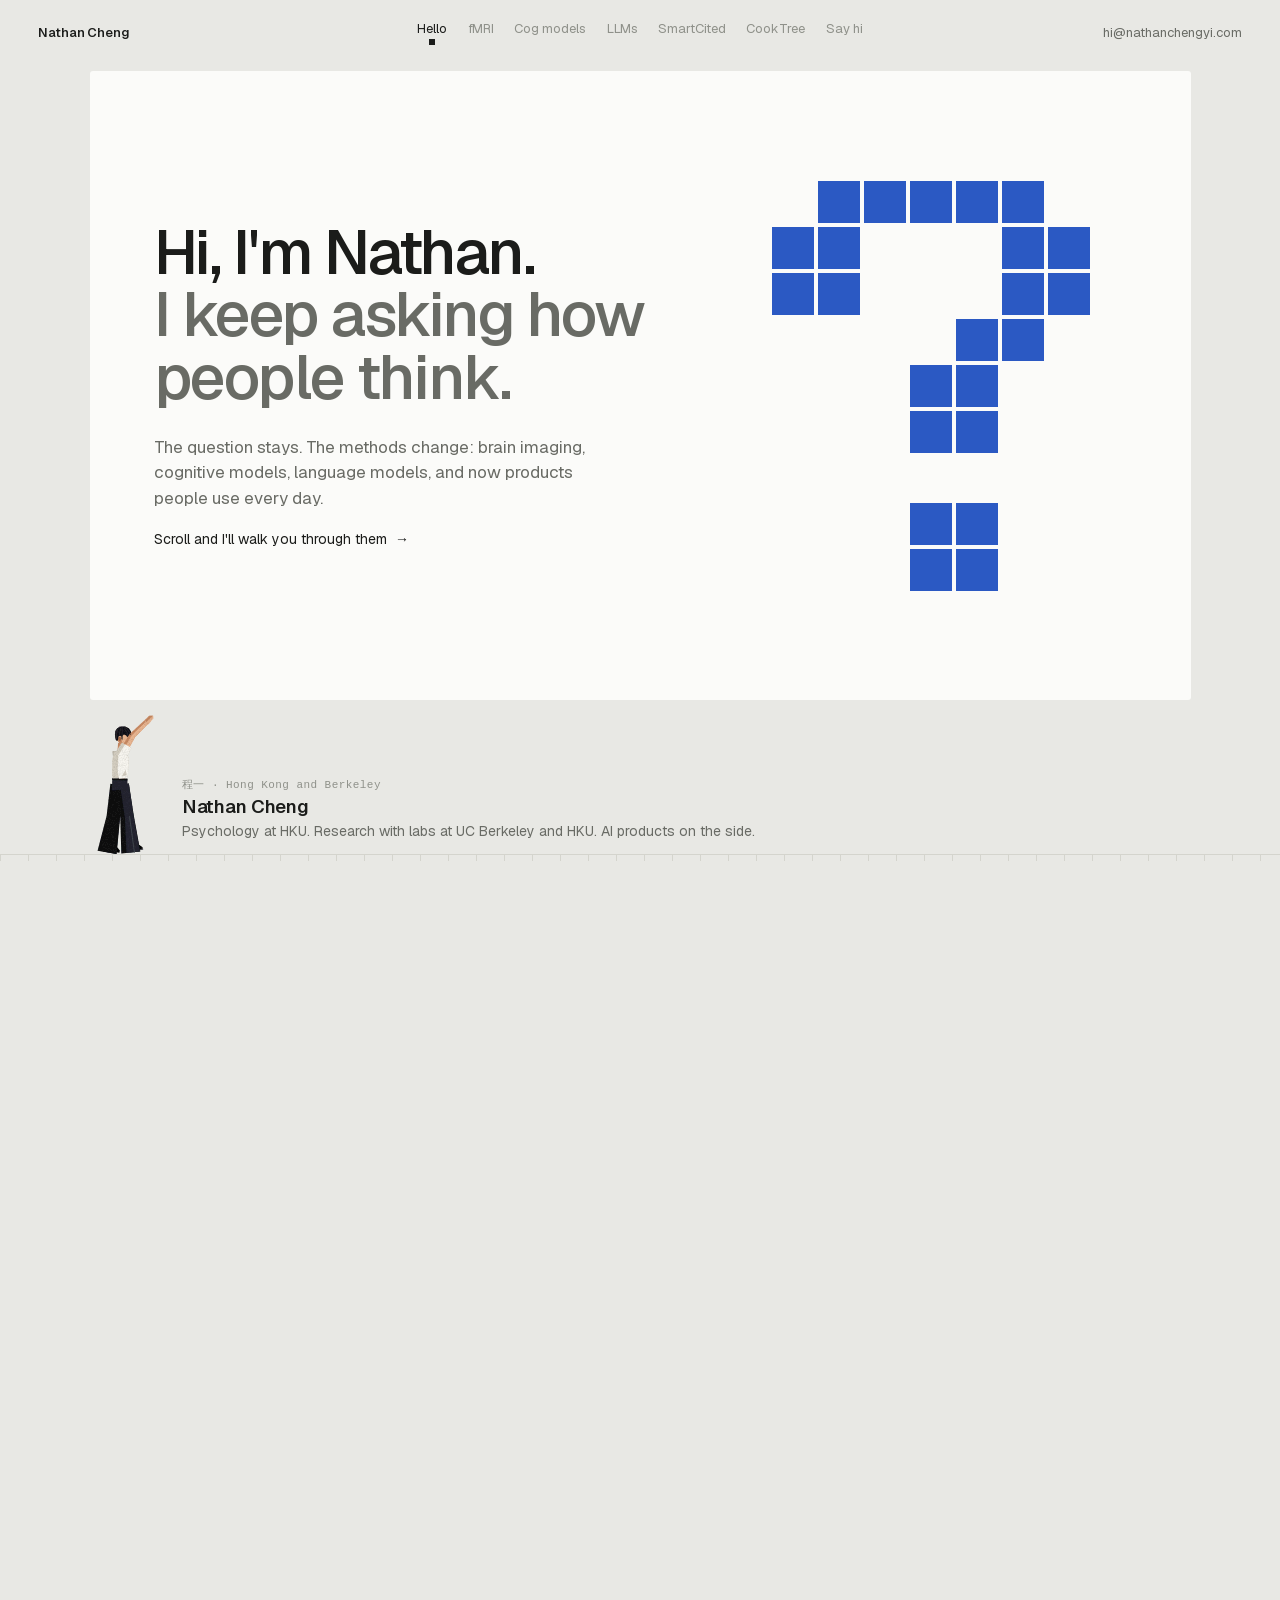
<file: index.html>
<!doctype html>
<html lang="en" data-art="illustrated">
  <head>
    <meta charset="utf-8">
    <meta name="viewport" content="width=device-width, initial-scale=1">
    <meta name="description" content="Nathan Cheng keeps asking how people think. Walk through his research and products, and try each one.">
    <meta name="theme-color" content="#e8e8e4">
    <link rel="icon" href="assets/favicon.svg" type="image/svg+xml">
    <meta property="og:type" content="website">
    <meta property="og:url" content="https://nathanchengyi.com/">
    <meta property="og:title" content="Nathan Cheng">
    <meta property="og:description" content="Nathan Cheng keeps asking how people think. Walk through his research and products, and try each one.">
    <meta name="twitter:card" content="summary">
    <title>Nathan Cheng</title>
    <link rel="preload" href="assets/geist-latin.woff2" as="font" type="font/woff2" crossorigin>
    <link rel="preload" href="assets/nathan-illustrated.svg" as="image" type="image/svg+xml">
    <link rel="stylesheet" href="site.css">
    <script type="module" src="site.js"></script>
  </head>
  <body>
    <a class="skip-link" href="#hello">Skip to content</a>
    <header class="topbar">
      <a class="wordmark" href="#hello">Nathan Cheng</a>
      <nav class="scrubber" aria-label="Scenes">
        <a href="#hello" data-scene="0">Hello</a>
        <a href="#asd" data-scene="1">fMRI</a>
        <a href="#sbi" data-scene="2">Cog models</a>
        <a href="#llm" data-scene="3">LLMs</a>
        <a href="#smartcited" data-scene="4">SmartCited</a>
        <a href="#cooktree" data-scene="5">CookTree</a>
        <a href="#say-hi" data-scene="6">Say hi</a>
        <span class="scrubber-mark" aria-hidden="true"></span>
      </nav>
      <a class="topbar-mail" href="mailto:hi@nathanchengyi.com">hi@nathanchengyi.com</a>
    </header>

    <main class="track" id="track">
      <div class="stage">
        <div class="cards">

          <section class="card intro-card" id="hello" data-scene="intro" aria-labelledby="hello-title">
            <div class="frame">
              <div class="intro-copy">
                <h1 id="hello-title"><span>Hi, I'm Nathan.</span> <span>I keep asking how people think.</span></h1>
                <p>The question stays. The methods change: brain imaging, cognitive models, language models, and now products people use every day.</p>
                <p class="intro-hint"><span class="hint-track">Scroll and I'll walk you through them</span><span class="hint-stack">Scroll down to see them</span> <span aria-hidden="true" class="hint-arrow">→</span></p>
              </div>
              <div class="question-field" aria-hidden="true"><canvas></canvas></div>
            </div>
            <footer class="caption">
              <span class="actor card-actor" aria-hidden="true"></span>
              <div>
                <p class="kicker"><span lang="zh">程一</span> · Hong Kong and Berkeley</p>
                <h2>Nathan Cheng</h2>
                <p>Psychology at HKU. Research with labs at UC Berkeley and HKU. AI products on the side.</p>
              </div>
            </footer>
          </section>

          <section class="card" id="asd" data-scene="asd" aria-labelledby="asd-title">
            <div class="frame split">
              <div class="copy">
                <h3>Two kinds of difference.</h3>
                <p>Brain connectivity in autism, 2,608 people aged 5 to 64. Drag me along the age axis.</p>
                <svg class="brain-defs" aria-hidden="true" focusable="false">
                  <defs>
                    <clipPath id="brain-clip"><path d="M12 50C6 36 12 18 30 10C46 3 70 3 86 9C102 15 113 28 112 42C111 52 104 58 95 59C92 64 85 67 78 65L70 64C64 70 52 72 44 68C36 70 26 68 20 62C15 58 13 54 12 50Z"/></clipPath>
                    <symbol id="brain" viewBox="0 0 120 86">
                      <path class="brain-base" d="M71 60L69 84H78L81 60Z"/>
                      <ellipse class="brain-base" cx="91" cy="66" rx="13" ry="8"/>
                      <g clip-path="url(#brain-clip)">
                        <path class="brain-front" d="M0 0H57L52 45L34 49L0 62Z"/>
                        <path class="brain-front" d="M30 51C46 44 64 41 82 42L100 62L28 76Z"/>
                        <path class="brain-back" d="M57 0H120V64H100L82 42L62 43L52 45Z"/>
                        <path class="brain-sulci" d="M57 4L52 45M66 5L62 43M34 49C48 44 64 41 82 42M20 30C28 26 36 28 42 24M24 42C30 38 38 40 44 36M80 20C88 24 96 22 104 28M84 34C92 36 98 34 106 40M48 58C56 56 62 58 70 55"/>
                      </g>
                      <path class="brain-outline" d="M12 50C6 36 12 18 30 10C46 3 70 3 86 9C102 15 113 28 112 42C111 52 104 58 95 59C92 64 85 67 78 65L70 64C64 70 52 72 44 68C36 70 26 68 20 62C15 58 13 54 12 50Z"/>
                    </symbol>
                  </defs>
                </svg>
                <ul class="legend">
                  <li><svg class="brain-icon persistent" viewBox="0 0 120 86" role="img" aria-label="Back and top of the brain highlighted"><use href="#brain"/></svg><div><strong>Persistent</strong><span>Sensory and motor: visual cortex, precuneus, postcentral gyrus.</span></div></li>
                  <li><svg class="brain-icon catchup" viewBox="0 0 120 86" role="img" aria-label="Front and side of the brain highlighted"><use href="#brain"/></svg><div><strong>Catches up by adulthood</strong><span>Association: frontal and temporal cortex.</span></div></li>
                </ul>
                <p class="note">Dots are age windows from Table S8, filled when p &lt; .05 (uncorrected). Each age is a different group of people.</p>
              </div>
              <figure class="age-figure">
                <div class="age-head">
                  <span class="axis-name">Connectivity, autism vs. typical (t)</span>
                  <span class="age-stats" id="asd-stats" aria-live="polite"></span>
                </div>
                <div class="age-plot" id="asd-plot">
                  <svg role="img" aria-labelledby="asd-chart-title asd-chart-desc">
                    <title id="asd-chart-title">Connectivity difference between autistic and typically developing people by age window, for two clusters of brain regions</title>
                    <desc id="asd-chart-desc">Data from Li et al. (2026), PNAS, SI Table S8. The sensory and motor cluster stays below typical from age 6 into the twenties; the association cluster is below typical in childhood and close to typical from about 18 on.</desc>
                  </svg>
                </div>
                <div class="age-rail">
                  <span class="rail-line" aria-hidden="true"></span>
                  <span class="rail-break" aria-hidden="true"></span>
                  <span class="rail-ticks" aria-hidden="true"></span>
                  <span class="rail-grip" aria-hidden="true">
                    <span class="actor rail-actor"></span>
                    <span class="rail-readout"><output id="asd-age-out" for="asd-age">20</output> years</span>
                  </span>
                  <label class="sr-only" for="asd-age">Age</label>
                  <input id="asd-age" type="range" min="0" max="1000" step="5" value="560">
                </div>
              </figure>
            </div>
            <footer class="caption">
              <span class="actor card-actor" aria-hidden="true"></span>
              <div>
                <p class="kicker">Jan 2025 to May 2026</p>
                <h2 id="asd-title">Published in <em>PNAS</em>, third author</h2>
                <p>HKU NeuroLeaD Lab with Prof. Fan Cao. I built the lab's first HPC pipeline for fMRI preprocessing, ran it on about 3,200 subjects, and drafted parts of the Methods.</p>
              </div>
              <a class="caption-link" href="https://doi.org/10.1073/pnas.2617358123" target="_blank" rel="noopener noreferrer">Paper <span aria-hidden="true">↗</span></a>
            </footer>
          </section>

          <section class="card" id="sbi" data-scene="sbi" aria-labelledby="sbi-title">
            <div class="frame split">
              <div class="copy">
                <h3>Read a mind from its choices.</h3>
                <p>A simulated learner matched six images to three keys. Turn the dials until your curve follows its dashed line.</p>
                <div class="dials">
                  <label><span>Learning rate <i>α</i><output id="alpha-out">0.50</output></span><input id="alpha" type="range" min="0.2" max="0.8" step="0.01" value="0.5"></label>
                  <label><span>Consistency <i>β</i><output id="beta-out">10.0</output></span><input id="beta" type="range" min="4" max="16" step="0.1" value="10"></label>
                  <label><span>Forgetting <i>φ</i><output id="phi-out">0.10</output></span><input id="phi" type="range" min="0" max="0.4" step="0.01" value="0.1"></label>
                  <label><span>Stickiness <i>κ</i><output id="kappa-out">0.00</output></span><input id="kappa" type="range" min="-1" max="1" step="0.01" value="0"></label>
                </div>
                <div class="button-row">
                  <button type="button" class="button primary" id="sbi-reveal">Reveal the parameters</button>
                  <button type="button" class="button" id="sbi-new">New learner</button>
                </div>
              </div>
              <figure class="sbi-figure">
                <div class="figure-head"><span>Correct choices</span><strong id="sbi-match" aria-live="polite">Match 0%</strong></div>
                <div class="sbi-plot" id="sbi-plot">
                  <svg role="img" aria-labelledby="sbi-chart-title" aria-describedby="sbi-chart-desc">
                    <title id="sbi-chart-title">A test learner's accuracy by presentation, against your simulated learner</title>
                    <desc id="sbi-chart-desc"></desc>
                  </svg>
                  <div class="sbi-legend" aria-hidden="true"><span class="key-target" id="sbi-key-target">Test learner</span><span class="key-yours">Your learner</span><span class="key-network" hidden>My network</span></div>
                </div>
                <div class="reveal" id="sbi-reveal-panel" aria-live="polite">
                  <p class="reveal-hint">Then reveal the truth and what my network inferred.</p>
                  <table class="reveal-table" hidden>
                    <thead><tr><th scope="col"><span class="sr-only">Source</span></th><th scope="col">α</th><th scope="col">β</th><th scope="col">φ</th><th scope="col">κ</th><th scope="col">Fit</th></tr></thead>
                    <tbody></tbody>
                  </table>
                </div>
                <p class="note">On 500 test learners the network recovers α, β, φ, κ at r = .81, .79, .89, .98. Preliminary, for reference only.</p>
              </figure>
            </div>
            <footer class="caption">
              <span class="actor card-actor" aria-hidden="true"></span>
              <div>
                <p class="kicker">Since May 2026</p>
                <h2 id="sbi-title">Cognitive models, inferred</h2>
                <p>Second author on a <a href="https://arxiv.org/abs/2611.17608" target="_blank" rel="noopener noreferrer">tutorial preprint</a> submitted to <em>Psychological Methods</em>, with Ti-Fen Pan and Prof. Anne Collins at UC Berkeley. On the lab's code, I trained a GRU that recovers learning parameters about as well as Bayesian fitting and tells two models apart 95% of the time.</p>
              </div>
              <a class="caption-link" href="https://ccn.studentorg.berkeley.edu/" target="_blank" rel="noopener noreferrer">CCN Lab <span aria-hidden="true">↗</span></a>
            </footer>
          </section>

          <section class="card" id="llm" data-scene="llm" aria-labelledby="llm-title">
            <div class="frame split">
              <div class="copy">
                <h3>More reasoning, more human?</h3>
                <p>My thesis asks language models psychology questions, with reasoning off or on.</p>
                <figure class="pilot">
                  <figcaption>Took the higher average, 100 gambles</figcaption>
                  <div class="pilot-rows" id="pilot-rows"></div>
                </figure>
                <p class="pilot-line" id="pilot-line"></p>
                <p class="note">Preliminary pilot, for reference only.</p>
              </div>
              <div class="gamble-figure">
                <div class="figure-head">
                  <span class="gamble-ask">Which would you take?</span>
                  <span class="gamble-nav"><span id="gamble-count"></span><button type="button" class="gamble-next" id="gamble-next" disabled>Next gamble <span aria-hidden="true">→</span></button></span>
                </div>
                <div class="gamble-options" role="group" aria-label="Your choice"></div>
                <div class="gamble-plot" id="gamble-plot">
                  <svg aria-hidden="true"></svg>
                  <p class="gamble-legend" aria-hidden="true"><span class="key-title" id="gamble-key-title"></span><span class="key-people">People</span><span class="key-qwen">Qwen3 32B</span><span class="key-gpt">GPT-OSS 20B</span></p>
                  <p class="gamble-empty">Pick one to see how people and two language models chose.</p>
                  <p class="sr-only" id="gamble-desc" aria-live="polite"></p>
                </div>
                <div class="gamble-panel" id="gamble-panel"></div>
              </div>
            </div>
            <footer class="caption">
              <span class="actor card-actor" aria-hidden="true"></span>
              <div>
                <p class="kicker">Since September 2026</p>
                <h2 id="llm-title">Honors thesis, HKU</h2>
                <p>Machine-Augmented Cognition Lab with Prof. Jian-Qiao Zhu. I designed the study and built the pipeline: 15,279 questions from nine psychology tasks, five open models at each reasoning level, scored against people's answers.</p>
              </div>
              <a class="caption-link" href="https://sites.google.com/view/zhujq" target="_blank" rel="noopener noreferrer">MAC Lab <span aria-hidden="true">↗</span></a>
            </footer>
          </section>

          <section class="card" id="smartcited" data-scene="smartcited" aria-labelledby="smartcited-title">
            <div class="frame split">
              <div class="copy">
                <h3>Why did the AI pick that café?</h3>
                <p>SmartCited checks whether ChatGPT and Gemini recommend a local business, then traces the sources behind each answer.</p>
                <p class="big-stat"><strong>62.7%</strong><span>of the AI answers in our study cited the business's own website. So that is where we start.</span></p>
              </div>
              <div class="smart-demo">
                <div class="chat">
                  <p class="ask">Where can I work over coffee near Sai Ying Pun?</p>
                  <p class="answer" id="smart-answer"></p>
                </div>
                <div class="source" aria-live="polite">
                  <div class="source-head"><span id="smart-source-kind"></span><span class="pill" id="smart-source-status"></span></div>
                  <p class="source-url" id="smart-source-url"></p>
                  <blockquote id="smart-source-quote"></blockquote>
                  <p class="source-note" id="smart-source-note"></p>
                  <button type="button" class="button primary" id="smart-fix">Add hours and Wi-Fi to the website</button>
                </div>
                <p class="note">Fictional café and sources. An illustration, not a live scan.</p>
              </div>
            </div>
            <footer class="caption">
              <span class="actor card-actor" aria-hidden="true"></span>
              <div>
                <p class="kicker">2026 · Co-founder, Smart Cited Inc.</p>
                <h2 id="smartcited-title">SmartCited</h2>
                <p>Answer engine optimization for local businesses. I led the team building Agent workflows for websites, Yelp and directories.</p>
              </div>
              <a class="caption-link" href="https://smartcited.com/#/scan/sample" target="_blank" rel="noopener noreferrer">Live demo <span aria-hidden="true">↗</span></a>
            </footer>
          </section>

          <section class="card" id="cooktree" data-scene="cooktree" aria-labelledby="cooktree-title">
            <div class="frame split">
              <div class="copy">
                <h3>Dinner from what you already have.</h3>
                <p>CookTree breaks a dish into an ingredient tree, checks it against your kitchen, and writes the shopping list. Tap what you have.</p>
                <div class="recipe-switch" role="group" aria-label="Recipe">
                  <button type="button" data-recipe="pasta" aria-pressed="true">Tomato pasta</button>
                  <button type="button" data-recipe="bowl" aria-pressed="false">Chickpea bowl</button>
                </div>
                <div class="shopping" role="status">
                  <span class="shopping-label" id="shopping-label"></span>
                  <p id="shopping-list"></p>
                </div>
                <button type="button" class="button primary" id="cook-button" disabled>Cook</button>
              </div>
              <div class="tree" id="ingredient-tree">
                <svg class="tree-lines" aria-hidden="true"></svg>
              </div>
            </div>
            <footer class="caption">
              <span class="actor card-actor" aria-hidden="true"></span>
              <div>
                <p class="kicker">2026 · OpenAI WebMCP Challenge</p>
                <h2 id="cooktree-title">CookTree</h2>
                <p>Agent-native meal planning, built with a team of four. I made the first prototype and tested features late in the build.</p>
              </div>
              <a class="caption-link" href="https://cooktree-webmcp.vercel.app/" target="_blank" rel="noopener noreferrer">Try it <span aria-hidden="true">↗</span></a>
            </footer>
          </section>

          <section class="card hello-card" id="say-hi" data-scene="hello" aria-labelledby="say-hi-title">
            <div class="frame split">
              <div class="copy">
                <h3 id="say-hi-heading">Say hi.</h3>
                <a class="mail" href="mailto:hi@nathanchengyi.com">hi@nathanchengyi.com</a>
                <ul class="links">
                  <li><a href="https://www.linkedin.com/in/nathanchengyi" target="_blank" rel="noopener noreferrer">LinkedIn <span aria-hidden="true">↗</span></a></li>
                  <li><a href="https://github.com/nathancheng685" target="_blank" rel="noopener noreferrer">GitHub <span aria-hidden="true">↗</span></a></li>
                  <li><a href="https://x.com/nathancheng685" target="_blank" rel="noopener noreferrer">X <span aria-hidden="true">↗</span></a></li>
                  <li><a href="https://xhslink.com/m/3bd91aRAAlt" target="_blank" rel="noopener noreferrer">Xiaohongshu <span aria-hidden="true">↗</span></a></li>
                </ul>
              </div>
              <div class="also">
                <p class="also-label">Also built</p>
                <ul>
                  <li><a href="https://pivotbridge.ai/" target="_blank" rel="noopener noreferrer"><strong>PivotBridge.AI</strong><span>Evaluated a pre-launch AI career agent and turned trust gaps into product fixes. Berkeley SkyDeck.</span></a></li>
                  <li><a href="https://www.welldify.io/" target="_blank" rel="noopener noreferrer"><strong>Welldify</strong><span>Evaluated a wellbeing-scoring LLM and shipped 30+ psychoeducation carousel sets.</span></a></li>
                  <li><a href="https://eao.nathanchengyi.com/" target="_blank" rel="noopener noreferrer"><strong>Everyone At Once</strong><span>Twelve questions become a mix of fictional characters, via LLM simulation and Bayesian inference.</span></a></li>
                  <li><a href="https://github.com/srbisupermeni/4-26hack" target="_blank" rel="noopener noreferrer"><strong>VStandby Studio</strong><span>A 24-hour hackathon build: an AI companion that reacts to livestream highlights.</span></a></li>
                </ul>
              </div>
            </div>
            <footer class="caption">
              <span class="actor card-actor" aria-hidden="true"></span>
              <div>
                <p class="kicker">Hong Kong · Berkeley</p>
                <h2 id="say-hi-title">Thanks for walking with me.</h2>
                <p>Applying for product roles and graduate school.</p>
              </div>
              <a class="caption-link" href="https://www.linkedin.com/in/nathanchengyi" target="_blank" rel="noopener noreferrer">CV <span aria-hidden="true">↗</span></a>
            </footer>
          </section>

        </div>
        <div class="ground" aria-hidden="true">
          <span class="ground-line"></span>
          <span class="actor walker"></span>
        </div>
      </div>
    </main>
    <noscript><p class="noscript">JavaScript is off. Links work; the demos need JavaScript.</p></noscript>
  </body>
</html>
</file>
<file: site.css>
@font-face {
  font-family: Geist;
  src: url("assets/geist-latin.woff2") format("woff2");
  font-weight: 100 900;
  font-display: swap;
}

:root {
  color-scheme: light;
  --page: #e8e8e4;
  --card: #fbfbf9;
  --ink: #1b1c1a;
  --muted: #696b65;
  --faint: #8f918a;
  --line: #d4d4cd;
  --accent: #2b59c3;
  --accent-soft: #e2e8f6;
  --orange: #e0782f;
  /* character art: pixel (fallback) or illustrated (default, set on <html>) */
  --sprite: url("assets/nathan-sprite.svg");
  --cw: 64; --ch: 88; --frames: 19; --pitch: 64; --gutter: 0;
  --px: 1.5; --rail-px: 1.5; --card-px: 1;
  --grip-x: 33; --grip-y: 32; --foot-blank: 1;
  --lead: 18px; --indent: 104px; --readout-x: 50px; --readout-flip: 50px;
  --top: 64px;
  --ground: calc(var(--ch) * var(--px) * 1px + 30px);
  --ratio: 1.75;
  --avail: calc(100svh - var(--top) - var(--ground) - 12px);
  --card-w: min(1180px, 100vw - 2 * max(64px, 7vw), var(--avail) * var(--ratio));
  --card-h: calc(var(--card-w) / var(--ratio));
  --card-top: calc(var(--top) + (var(--avail) - var(--card-h)) / 2);
  --mono: ui-monospace, "SF Mono", Menlo, monospace;
  --thumb: 14px; /* slider thumb; ticks in sbi.js use the same value */
  -webkit-text-size-adjust: 100%;
  text-size-adjust: 100%;
  font-family: Geist, -apple-system, BlinkMacSystemFont, "PingFang SC", sans-serif;
  color: var(--ink);
  background: var(--page);
  font-synthesis: none;
  -webkit-font-smoothing: antialiased;
}

* { box-sizing: border-box; }
body { margin: 0; background: var(--page); }
h1, h2, h3, p, ul, figure, blockquote { margin: 0; }
ul { padding: 0; list-style: none; }
a { color: inherit; text-decoration: none; }
button, input, select { font: inherit; color: inherit; }
button { cursor: pointer; background: none; border: 0; padding: 0; touch-action: manipulation; }
button:disabled { cursor: default; }
:focus-visible { outline: 2px solid var(--accent); outline-offset: 3px; }
::selection { background: var(--accent-soft); }
.sr-only { position: absolute; width: 1px; height: 1px; overflow: hidden; clip-path: inset(50%); white-space: nowrap; }
.skip-link { position: fixed; z-index: 50; top: 10px; left: 10px; padding: 10px 14px; background: var(--card); transform: translateY(-200%); }
.skip-link:focus { transform: none; }
.noscript { padding: 16px; text-align: center; color: var(--muted); }

/* Top bar */
.topbar { position: fixed; z-index: 20; inset: 0 0 auto; height: var(--top); display: grid; grid-template-columns: 1fr auto 1fr; align-items: center; padding: 0 max(20px, 3vw); font-size: 13px; background: var(--page); }
.wordmark { font-weight: 550; letter-spacing: -0.01em; }
.topbar-mail { justify-self: end; color: var(--muted); }
.topbar-mail:hover, .wordmark:hover { color: var(--ink); }
.scrubber { position: relative; display: flex; gap: clamp(12px, 1.6vw, 22px); padding-bottom: 8px; }
.scrubber a { color: var(--faint); white-space: nowrap; transition: color 160ms; }
.scrubber a:hover, .scrubber a[aria-current] { color: var(--ink); }
.scrubber-mark { position: absolute; left: 0; bottom: 0; width: 6px; height: 6px; background: var(--ink); transform: translateX(var(--mark-x, 0px)); }

/* Sprite */
html[data-art="illustrated"] {
  --sprite: url("assets/nathan-illustrated.svg");
  --cw: 160; --ch: 210; --frames: 23; --pitch: 176; --gutter: 8; /* blank gutters between frames, see build_illustration.py */
  --px: 0.72; --rail-px: 0.62; --card-px: 0.44;
  --grip-x: 103.9; --grip-y: 5.3; --foot-blank: 6;
  --lead: 28px; --indent: 92px; --readout-x: 14px; --readout-flip: 40px;
}
.actor { --f: 0; display: block; flex: none; width: calc(var(--cw) * var(--px) * 1px); height: calc(var(--ch) * var(--px) * 1px); background: var(--sprite) no-repeat; background-size: calc(var(--pitch) * var(--frames) * var(--px) * 1px) 100%; background-position: calc((var(--f) * var(--pitch) + var(--gutter)) * var(--px) * -1px) 0; image-rendering: pixelated; }
html[data-art="illustrated"] .actor { image-rendering: auto; }
.actor.is-left { transform: scaleX(-1); }

/* Cards, shared */
.frame { position: relative; background: var(--card); border-radius: 3px; overflow: hidden; overflow: clip; }
.split { display: grid; grid-template-columns: minmax(250px, 0.78fr) 1.5fr; gap: clamp(28px, 4vw, 64px); padding: clamp(26px, 3.2vw, 48px); }
.copy { display: flex; flex-direction: column; gap: 16px; min-height: 0; }
.copy h3 { font-size: clamp(26px, 2.6vw, 40px); font-weight: 520; letter-spacing: -0.03em; line-height: 1.04; }
.copy > p { font-size: 15px; line-height: 1.5; color: var(--muted); max-width: 40ch; }
.note { font-size: 12px; line-height: 1.45; color: var(--faint); max-width: 52ch; }
.copy .note { margin-top: auto; }
.copy > p.note { font-size: 12px; line-height: 1.45; color: var(--faint); max-width: 52ch; }
#asd .copy { gap: 12px; }

.caption { display: flex; align-items: flex-end; gap: 20px; }
.caption > div { flex: 1; min-width: 0; }
.kicker { font: 11px/1.3 var(--mono); letter-spacing: 0.04em; color: var(--faint); margin-bottom: 4px; }
.caption h2 { font-size: 19px; font-weight: 560; letter-spacing: -0.015em; line-height: 1.2; }
.caption h2 + p { margin-top: 3px; font-size: 14px; line-height: 1.4; color: var(--muted); max-width: 70ch; }
.caption-link { flex: none; font-size: 14px; padding: 6px 0; border-bottom: 1px solid var(--line); }
.caption-link:hover { border-color: var(--ink); }
.caption p a { border-bottom: 1px solid var(--line); }
.caption p a:hover { border-color: var(--ink); }

.button { display: inline-flex; align-items: center; gap: 6px; padding: 9px 14px; border-radius: 999px; font-size: 14px; border: 1px solid var(--line); background: var(--card); transition: background 160ms, border-color 160ms, transform 120ms; }
.button:hover:not(:disabled) { border-color: var(--ink); }
.button:active:not(:disabled) { transform: scale(0.97); }
.button.primary { background: var(--ink); border-color: var(--ink); color: var(--card); }
.button.primary:hover:not(:disabled) { background: #000; }
.button:disabled { opacity: 0.4; }
.button[hidden] { display: none; }
.button-row { display: flex; flex-wrap: wrap; gap: 8px; }

input[type="range"] { -webkit-appearance: none; appearance: none; width: 100%; height: 22px; background: transparent; margin: 0; cursor: pointer; }
input[type="range"]::-webkit-slider-runnable-track { height: 2px; background: linear-gradient(to right, var(--ink) var(--fill, 50%), var(--line) var(--fill, 50%)); }
input[type="range"]::-moz-range-track { height: 2px; background: linear-gradient(to right, var(--ink) var(--fill, 50%), var(--line) var(--fill, 50%)); }
input[type="range"]::-webkit-slider-thumb { -webkit-appearance: none; width: var(--thumb); height: var(--thumb); margin-top: calc((2px - var(--thumb)) / 2); border-radius: 0; background: var(--ink); }
input[type="range"]::-moz-range-thumb { width: var(--thumb); height: var(--thumb); border: 0; border-radius: 0; background: var(--ink); }
/* Sliders show focus as a soft gray halo on the thumb, not the blue outline. */
input[type="range"]:focus-visible { outline: none; }
input[type="range"]:focus-visible::-webkit-slider-thumb { box-shadow: 0 0 0 4px rgb(0 0 0 / 0.14); }
input[type="range"]:focus-visible::-moz-range-thumb { box-shadow: 0 0 0 4px rgb(0 0 0 / 0.14); }

/* Intro */
.intro-card .frame { display: grid; grid-template-columns: 1.35fr 1fr; align-items: center; gap: 4vw; padding: clamp(28px, 5vw, 84px); }
.intro-card h1 { font-size: clamp(38px, 4.9vw, 76px); font-weight: 520; letter-spacing: -0.04em; line-height: 1; }
.intro-card h1 span { display: block; }
.intro-card h1 span + span { color: var(--muted); }
.intro-copy > p { margin-top: 26px; max-width: 42ch; font-size: 17px; line-height: 1.5; color: var(--muted); }
.intro-copy .intro-hint { margin-top: 18px; font-size: 14px; color: var(--ink); display: flex; gap: 8px; align-items: center; }
.hint-track { display: none; }
.hint-arrow { display: inline-block; transform: rotate(90deg); }
.is-track .hint-track { display: inline; }
.is-track .hint-stack { display: none; }
.is-track .hint-arrow { transform: none; animation: nudge 1.6s steps(2) infinite; }
@keyframes nudge { 50% { transform: translateX(4px); } }
.question-field { position: relative; height: 100%; min-height: 240px; }
.question-field canvas { position: absolute; inset: 0; width: 100%; height: 100%; cursor: crosshair; }

/* ASD */
.brain-defs { position: absolute; width: 0; height: 0; overflow: hidden; }
.brain-icon { width: 46px; height: 33px; display: block; margin-top: 1px; }
.brain-front { fill: var(--brain-front, #e4e2da); }
.brain-back { fill: var(--brain-back, #e4e2da); }
.brain-icon.persistent { --brain-back: var(--accent); }
.brain-icon.catchup { --brain-front: var(--orange); }
.brain-sulci { fill: none; stroke: rgb(255 255 255 / 0.55); stroke-width: 2; stroke-linecap: round; }
.brain-base { fill: #d9d6cc; }
.brain-outline { fill: none; stroke: rgb(0 0 0 / 0.16); stroke-width: 1.5; }
.legend { display: flex; flex-direction: column; gap: 10px; }
.legend li { display: grid; grid-template-columns: 46px minmax(0, 1fr); gap: 11px; align-items: start; }
.legend strong { display: block; font-size: 14px; font-weight: 560; line-height: 1.3; }
.legend span { display: block; margin-top: 2px; font-size: 12px; line-height: 1.4; color: var(--muted); }
.swatch { width: 18px; height: 3px; display: inline-block; }
.swatch.steady { background: var(--accent); }
.swatch.fading { background: var(--orange); }
.age-figure { display: grid; grid-template-rows: auto minmax(0, 1fr) auto; min-height: 0; }
.age-head { display: flex; justify-content: space-between; align-items: flex-start; gap: 12px; min-height: 50px; margin-bottom: 4px; }
.axis-name { font-size: 12px; color: var(--muted); padding-top: 1px; }
.age-stats { display: grid; justify-items: end; gap: 2px; font-size: 12.5px; color: var(--muted); text-align: right; }
.stat-window { font: 11px/1.4 var(--mono); color: var(--faint); }
.stat { display: inline-flex; align-items: center; gap: 7px; white-space: nowrap; }
.stat .swatch { width: 12px; }
.stat b { font-weight: 560; color: var(--ink); font-variant-numeric: tabular-nums; }
.age-plot { position: relative; min-height: 120px; }
.age-plot svg { position: absolute; inset: 0; width: 100%; height: 100%; overflow: visible; }
.stage-bands rect { fill: #f2f2ed; }
.stage-label { position: absolute; top: 2px; transform: translateX(-50%); font: 10px/1 var(--mono); color: var(--faint); white-space: nowrap; pointer-events: none; }
.zero-line { stroke: #c9c9c2; stroke-width: 1; }
.critical-line { stroke: #d8d8d1; stroke-width: 1; stroke-dasharray: 3 4; }
.plot-label { position: absolute; right: 0; transform: translateY(-120%); font: 10px/1 var(--mono); color: var(--faint); pointer-events: none; }
.curve { fill: none; stroke-width: 2.4; stroke-linejoin: round; stroke-linecap: round; }
.curve.steady, .dot.steady, .window-dots.steady circle { stroke: var(--accent); }
.curve.fading, .dot.fading, .window-dots.fading circle { stroke: var(--orange); }
.window-dots circle { fill: var(--card); stroke-width: 1.4; }
.window-dots.steady circle.sig { fill: var(--accent); }
.window-dots.fading circle.sig { fill: var(--orange); }
.ghost path { fill: none; stroke: #e2e2dc; stroke-width: 2; }
.dot { fill: var(--card); stroke-width: 2.5; }
.cursor { stroke: var(--ink); stroke-width: 1; }
.age-rail { position: relative; height: calc(var(--ch) * var(--rail-px) * 1px + 18px); margin-top: 6px; touch-action: pan-y; cursor: ew-resize; user-select: none; -webkit-user-select: none; }
.rail-line { position: absolute; left: 0; right: 0; bottom: 17px; height: 1px; background: var(--ink); }
.rail-break { position: absolute; bottom: 13px; width: 7px; height: 9px; transform: translateX(-50%) skewX(-24deg); border-left: 1px solid var(--ink); border-right: 1px solid var(--ink); background: var(--card); }
.rail-ticks { position: absolute; inset: auto 0 0; height: 17px; }
.rail-tick { position: absolute; bottom: 0; transform: translateX(-50%); font: 11px/1 var(--mono); color: var(--faint); white-space: nowrap; }
.rail-tick::before { content: ""; position: absolute; left: 50%; bottom: 13px; width: 1px; height: 5px; background: var(--ink); }
.rail-tick.first { transform: none; }
.rail-tick.first::before { left: 0; }
.rail-tick.last { transform: translateX(-100%); }
.rail-tick.last::before { left: auto; right: 0; }
.rail-grip { position: absolute; top: 0; bottom: 17px; left: var(--age-x, 20%); width: 0; }
.rail-grip::before { content: ""; position: absolute; left: -0.5px; top: -6px; height: calc(7px + (var(--grip-y) + var(--foot-blank)) * var(--rail-px) * 1px); width: 1px; background: var(--ink); }
.rail-actor { --px: var(--rail-px); position: absolute; bottom: calc(var(--foot-blank) * var(--rail-px) * -1px); left: calc(var(--grip-x) * var(--rail-px) * -1px); }
.rail-actor.is-left { left: calc((var(--cw) - var(--grip-x)) * var(--rail-px) * -1px); }
.rail-readout { position: absolute; left: var(--readout-x); bottom: 56px; font-size: 13px; white-space: nowrap; color: var(--muted); }
.readout-left .rail-readout { left: auto; right: var(--readout-flip); }
.rail-readout output { font-size: 22px; font-weight: 560; color: var(--ink); letter-spacing: -0.02em; }
.age-rail input { position: absolute; inset: 0; opacity: 0; pointer-events: none; height: 100%; }
.age-rail:has(input:focus-visible) .rail-readout { background: rgb(0 0 0 / 0.06); border-radius: 4px; box-shadow: 0 0 0 4px rgb(0 0 0 / 0.06); }

/* SBI */
.dials { display: flex; flex-direction: column; gap: 5px; }
.dials label { position: relative; display: grid; gap: 1px; font-size: 13px; }
.dials label > span:first-child { display: flex; align-items: baseline; gap: 6px; }
.dials i { font-style: italic; font-family: Georgia, "Times New Roman", serif; color: var(--muted); }
.dials output { margin-left: auto; font-family: var(--mono); font-size: 12px; color: var(--muted); font-variant-numeric: tabular-nums; }
.dial-tick { position: absolute; top: 23px; width: 2px; height: 10px; transform: translateX(-1px); pointer-events: none; }
.dial-tick.true { background: var(--orange); }
.dial-tick.network { background: var(--accent); top: 25px; height: 6px; width: 6px; border-radius: 50%; transform: translateX(-3px); }
#sbi .copy { gap: 12px; }
.sbi-figure { display: grid; grid-template-rows: auto minmax(0, 1fr) auto auto; gap: 8px; min-height: 0; }
.figure-head { display: flex; justify-content: space-between; align-items: baseline; font-size: 13px; color: var(--muted); }
.figure-head strong { font-size: 22px; font-weight: 560; color: var(--ink); letter-spacing: -0.02em; font-variant-numeric: tabular-nums; }
.figure-head strong.is-match { color: var(--accent); }
.sbi-plot { position: relative; min-height: 140px; }
.sbi-plot svg { position: absolute; inset: 0; width: 100%; height: 100%; overflow: visible; }
.sbi-grid line { stroke: #ebebe5; stroke-width: 1; }
.sbi-grid line.chance { stroke: #d6d6cf; stroke-dasharray: 3 4; }
.sbi-target { fill: none; stroke: var(--orange); stroke-width: 2; stroke-dasharray: 6 5; }
.sbi-target-dots circle { fill: var(--orange); }
.sbi-yours { fill: none; stroke: var(--ink); stroke-width: 2.6; stroke-linejoin: round; stroke-linecap: round; }
.sbi-network { fill: none; stroke: var(--accent); stroke-width: 1.8; stroke-linejoin: round; }
.axis-label { position: absolute; font: 10.5px/1 var(--mono); color: var(--faint); pointer-events: none; white-space: nowrap; }
.axis-label.y { right: 0; transform: translateY(-50%); }
.axis-label.x { bottom: 2px; transform: translateX(-50%); }
.axis-label.x.last { transform: translateX(-88%); }
.sbi-legend { position: absolute; top: 0; left: 6px; display: flex; flex-wrap: wrap; gap: 4px 14px; font: 11px/1.2 var(--mono); color: var(--muted); pointer-events: none; }
.sbi-legend span { display: inline-flex; align-items: center; gap: 6px; }
.sbi-legend span::before { content: ""; width: 16px; height: 0; border-top: 2px solid var(--ink); }
.sbi-legend .key-target::before { border-top: 2px dashed var(--orange); }
.sbi-legend .key-network::before { border-top-color: var(--accent); }
.sbi-legend [hidden] { display: none; }
.reveal { min-height: 84px; }
.reveal-hint { font-size: 13px; line-height: 1.5; color: var(--faint); }
.reveal-table { width: 100%; border-collapse: collapse; font-size: 12.5px; font-variant-numeric: tabular-nums; }
.reveal-table th, .reveal-table td { padding: 2px 6px; text-align: right; white-space: nowrap; }
.reveal-table thead th { font-family: Georgia, "Times New Roman", serif; font-style: italic; font-weight: 400; color: var(--muted); border-bottom: 1px solid var(--line); }
.reveal-table thead th:last-child { font-family: inherit; font-style: normal; }
.reveal-table tbody th { text-align: left; font-weight: 500; padding-left: 0; }
.reveal-table tbody th::before { content: ""; display: inline-block; width: 8px; height: 8px; margin-right: 7px; border-radius: 50%; vertical-align: 0; }
.reveal-table .is-true th::before { background: var(--orange); }
.reveal-table .is-network th::before { background: var(--accent); }
.reveal-table .is-you th::before { background: var(--ink); }
.reveal-table td:last-child { color: var(--muted); }

/* LLM */
.pilot { display: grid; gap: 7px; }
.pilot figcaption { font: 11px/1.35 var(--mono); color: var(--faint); }
.pilot-rows { display: grid; gap: 2px; }
.pilot-row { display: grid; grid-template-columns: 118px minmax(0, 1fr) 30px; gap: 8px; align-items: center; font-size: 12px; color: var(--muted); }
.pilot-row i { height: 7px; width: var(--w); background: var(--c, var(--ink)); }
.pilot-row.people { color: var(--ink); }
.pilot-row b { font: 500 11.5px/1 var(--mono); color: var(--ink); text-align: right; font-variant-numeric: tabular-nums; }
.copy > p.pilot-line { font-size: 13px; line-height: 1.45; color: var(--ink); }
#llm .copy { gap: 12px; }
.gamble-figure { display: grid; grid-template-rows: auto auto minmax(120px, 1fr) auto; gap: 10px; min-height: 0; }
.gamble-ask { font-size: 16px; font-weight: 540; color: var(--ink); letter-spacing: -0.01em; }
#llm .figure-head { flex-wrap: wrap; gap: 6px 12px; }
.gamble-nav { display: inline-flex; align-items: baseline; gap: 12px; font: 11px/1 var(--mono); color: var(--faint); white-space: nowrap; }
.gamble-next { font-size: 12px; line-height: 1.2; color: var(--muted); border-bottom: 1px solid var(--line); padding-bottom: 1px; }
.gamble-next:hover:not(:disabled) { color: var(--ink); border-color: var(--ink); }
.gamble-next:focus-visible { outline: 2px solid var(--muted); outline-offset: 3px; }
.gamble-options { display: grid; grid-template-columns: 1fr 1fr; gap: 8px; }
.gamble-option { display: grid; grid-template-columns: 16px minmax(0, 1fr); grid-template-rows: 1fr auto; column-gap: 8px; row-gap: 5px; padding: 9px 11px; text-align: left; border: 1px solid var(--line); border-radius: 3px; background: var(--card); transition: border-color 160ms, background 160ms; }
@media (hover: hover) { .gamble-option:hover { border-color: var(--ink); } }
.gamble-option:focus-visible { outline: 2px solid var(--muted); outline-offset: 2px; }
.gamble-option[aria-pressed="true"] { border-color: var(--ink); background: #f3f3ee; }
.opt-letter { font: 11px/1.6 var(--mono); color: var(--faint); }
.opt-lines { display: grid; font-size: 13.5px; line-height: 1.35; }
.opt-foot { grid-column: 2; font: 10.5px/1.3 var(--mono); color: var(--muted); visibility: hidden; }
.has-pick .opt-foot { visibility: visible; }
.gamble-plot { position: relative; min-height: 150px; }
.gamble-plot svg { position: absolute; inset: 0; width: 100%; height: 100%; overflow: visible; }
.gamble-grid line { stroke: #ebebe5; stroke-width: 1; }
.axis-break { fill: none; stroke: #c9c9c2; stroke-width: 1; }
.gamble-plot .axis-label.x.first { transform: none; }
.people-line { stroke: var(--ink); stroke-width: 1.6; stroke-dasharray: 5 4; }
.people-tag { position: absolute; right: 40px; transform: translateY(-125%); font: 10.5px/1 var(--mono); color: var(--ink); pointer-events: none; white-space: nowrap; }
.people-tag.below { transform: translateY(35%); }
.series { fill: none; stroke-width: 2; stroke-linejoin: round; stroke-linecap: round; }
.series-dot { stroke: var(--card); stroke-width: 1.5; }
.gamble-legend { position: absolute; top: 0; left: 8px; right: 40px; display: flex; flex-wrap: wrap; gap: 4px 14px; font: 11px/1.2 var(--mono); color: var(--muted); pointer-events: none; visibility: hidden; }
.has-pick .gamble-legend { visibility: visible; }
.gamble-legend span { display: inline-flex; align-items: center; gap: 6px; }
.gamble-legend .key-title { color: var(--ink); }
.gamble-legend span:not(.key-title)::before { content: ""; width: 16px; height: 3px; border-radius: 2px; }
.gamble-legend .key-people::before { height: 0; border-top: 2px dashed var(--ink); border-radius: 0; }
.gamble-legend .key-qwen::before { background: linear-gradient(90deg, #94ade4, #2346a6); }
.gamble-legend .key-gpt::before { background: linear-gradient(90deg, #c3a6ea, #532694); }
.gamble-empty { position: absolute; left: 8px; right: 40px; top: 42%; text-align: center; font-size: 13px; color: var(--faint); pointer-events: none; }
.has-pick .gamble-empty { display: none; }
.gamble-panel { display: grid; align-content: start; gap: 6px; min-height: 52px; }
.panel-take { font-size: 13.5px; line-height: 1.45; color: var(--ink); }
.panel-quote { font-size: 12.5px; line-height: 1.45; color: var(--muted); }
.panel-quote summary { width: max-content; font: 11px/1.6 var(--mono); color: var(--faint); cursor: pointer; list-style: none; }
.panel-quote summary::-webkit-details-marker { display: none; }
.panel-quote summary::after { content: " +"; }
.panel-quote[open] summary::after { content: " −"; }
.panel-quote summary:hover { color: var(--ink); }
.panel-quote summary:focus-visible { outline: 2px solid var(--muted); outline-offset: 2px; }
.panel-quote p { margin-top: 4px; padding-left: 10px; border-left: 2px solid var(--line); }

/* SmartCited */
.smart-demo { display: flex; flex-direction: column; gap: 14px; min-height: 0; }
.chat { display: flex; flex-direction: column; gap: 10px; }
.ask { align-self: flex-end; max-width: 80%; padding: 10px 14px; border-radius: 16px 16px 4px 16px; background: #ececE6; font-size: 14px; }
.answer { font-size: clamp(16px, 1.45vw, 20px); line-height: 1.45; letter-spacing: -0.01em; }
.answer mark { background: transparent; box-shadow: inset 0 -0.35em 0 var(--accent-soft); color: inherit; }
.answer .changed { box-shadow: inset 0 -0.35em 0 #fde3c8; }
.cite { display: inline-grid; place-items: center; min-width: 22px; height: 20px; margin: 0 2px; padding: 0 5px; border-radius: 6px; font: 11px/1 var(--mono); vertical-align: 2px; border: 1px solid var(--line); background: var(--card); }
.cite[aria-pressed="true"] { background: var(--accent); border-color: var(--accent); color: white; }
.source { display: grid; gap: 8px; padding: 16px 18px; border: 1px solid var(--line); border-radius: 3px; }
.source-head { display: flex; justify-content: space-between; align-items: center; font: 11px/1 var(--mono); color: var(--faint); letter-spacing: 0.03em; }
.pill { padding: 4px 8px; border-radius: 999px; background: #fbe9dd; color: #a2501b; font-family: Geist, sans-serif; letter-spacing: 0; font-size: 12px; }
.pill.ok { background: #e3efe3; color: #2f6b38; }
.source-url { font-size: 12px; color: var(--muted); }
.source blockquote { font-size: 17px; line-height: 1.4; letter-spacing: -0.01em; }
.source-note { font-size: 13px; color: var(--muted); line-height: 1.45; }
.source .button { justify-self: start; margin-top: 4px; }
.big-stat { display: grid; gap: 6px; margin-top: 6px; }
.big-stat strong { font-size: clamp(44px, 4.6vw, 72px); font-weight: 520; letter-spacing: -0.045em; line-height: 0.95; color: var(--accent); }
.big-stat span { font-size: 14px; line-height: 1.45; color: var(--muted); max-width: 32ch; }

/* CookTree */
.recipe-switch { display: inline-flex; padding: 3px; background: #efefea; border-radius: 999px; align-self: flex-start; }
.recipe-switch button { padding: 6px 12px; border-radius: 999px; font-size: 13px; color: var(--muted); }
.recipe-switch button[aria-pressed="true"] { background: var(--card); color: var(--ink); box-shadow: 0 1px 2px rgb(0 0 0 / 0.08); }
.shopping { display: grid; gap: 4px; padding: 14px 0; border-top: 1px solid var(--line); border-bottom: 1px solid var(--line); }
.shopping-label { font: 11px/1.3 var(--mono); color: var(--faint); letter-spacing: 0.04em; }
.shopping p { font-size: 16px; min-height: 1.4em; }
#cook-button { align-self: flex-start; }
.tree { position: relative; min-height: 260px; }
.tree-lines { position: absolute; inset: 0; width: 100%; height: 100%; overflow: visible; }
.tree-lines path { fill: none; stroke: var(--line); stroke-width: 1.5; transition: stroke 200ms; }
.tree-lines path.is-have { stroke: var(--ink); }
.node { position: absolute; transform: translate(-50%, -50%); display: grid; justify-items: center; gap: 2px; padding: 8px 12px; border-radius: 3px; background: var(--card); border: 1px solid var(--line); font-size: 13px; white-space: nowrap; transition: background 160ms, border-color 160ms, color 160ms; }
.node small { font-size: 10px; color: var(--faint); font-family: var(--mono); }
.tree.is-tight .node { padding: 5px 7px; font-size: 12px; }
.tree.is-tight .node small { font-size: 9px; }
.tree.is-tight .node.dish { font-size: 14px; padding: 8px 12px; }
.node.dish { font-size: 16px; font-weight: 560; padding: 10px 16px; border-color: var(--ink); }
.node.part { color: var(--muted); }
.node.part.is-have { color: var(--ink); border-color: var(--ink); }
@media (hover: hover) { button.node:hover { border-color: var(--ink); } }
button.node[aria-pressed="true"] { background: var(--ink); border-color: var(--ink); color: var(--card); }
button.node[aria-pressed="true"] small { color: #b9bab3; }
.tree.is-cooking .node.dish { background: var(--orange); border-color: var(--orange); color: white; }

/* Hello */
.hello-card .copy h3 { font-size: clamp(44px, 5vw, 80px); }
/* The address is about 10.2 em wide; sizing it to its column keeps it whole at every window size. */
.hello-card .copy { container-type: inline-size; }
.mail { font-size: clamp(18px, 9.4cqi, 28px); letter-spacing: -0.02em; border-bottom: 2px solid var(--ink); align-self: flex-start; padding-bottom: 2px; white-space: nowrap; }
.mail:hover { color: var(--accent); border-color: var(--accent); }
.links { display: flex; flex-wrap: wrap; gap: 8px 18px; font-size: 15px; margin-top: 8px; }
.links a { color: var(--muted); }
.links a:hover { color: var(--ink); }
.also { display: flex; flex-direction: column; gap: 4px; min-height: 0; overflow: auto; }
.also-label { font: 11px/1.3 var(--mono); color: var(--faint); letter-spacing: 0.04em; margin-bottom: 6px; }
.also li a { display: grid; grid-template-columns: 150px 1fr; gap: 16px; padding: 13px 0; border-top: 1px solid var(--line); font-size: 14px; line-height: 1.45; }
.also li a span { color: var(--muted); }
.also li a:hover strong { color: var(--accent); }
.also strong { font-weight: 560; }

/* Ground and walker (track mode only) */
.ground { display: none; }

/* ---------- Track mode: vertical scroll walks a horizontal strip ---------- */
.is-track .track { position: relative; }
.is-track .stage { position: sticky; top: 0; height: 100svh; overflow: hidden; overflow: clip; }
.is-track .cards { position: absolute; inset: 0; }
.is-track .card { position: absolute; top: var(--card-top); left: calc(50% - var(--card-w) / 2); width: var(--card-w); height: var(--card-h); transform-origin: 50% 60%; will-change: transform; }
.is-track .card > .frame { height: 100%; }
.is-track .caption { position: absolute; top: 100%; left: 0; right: 0; height: var(--ground); padding: 0 0 40px var(--indent); }
.is-track .card-actor { display: none; }
.is-track .caption { opacity: var(--caption-o, 1); }
.is-track .smart-demo { justify-content: center; }
.is-track .copy, .is-track .also, .is-track .smart-demo, .is-track .gamble-figure { overflow: auto; scrollbar-width: thin; }
.is-track .ground { display: block; position: absolute; left: 0; right: 0; top: calc(var(--card-top) + var(--card-h)); height: var(--ground); pointer-events: none; z-index: 5; }
.ground-line { position: absolute; left: 0; right: 0; bottom: 20px; height: 7px; border-top: 1px solid var(--line); background: repeating-linear-gradient(90deg, var(--line) 0 1px, transparent 1px 28px); background-position-x: var(--tick-x, 0px); }
.walker { position: absolute; left: calc(50% - var(--card-w) / 2 - var(--lead)); bottom: calc(26.5px - var(--foot-blank) * var(--px) * 1px); transition: opacity 180ms; }
.walker.is-away { opacity: 0; }
.is-track .card[data-scene="asd"]:not(.is-settled) .rail-actor { opacity: 0; }
.rail-actor { transition: opacity 180ms; }

/* ---------- Stack mode: narrow or short screens ---------- */
html:not(.is-track) .topbar { position: sticky; grid-template-columns: 1fr auto; }
html:not(.is-track) .scrubber { display: none; }
html:not(.is-track) .cards { display: flex; flex-direction: column; gap: 64px; padding: 12px 16px 64px; max-width: 1180px; margin: 0 auto; }
html:not(.is-track) .caption { padding-top: 14px; }
html:not(.is-track) .card-actor { --px: var(--card-px); }
html:not(.is-track) { scroll-padding-top: var(--top); }
html:not(.is-track) .split { grid-template-columns: 1fr; }
html:not(.is-track) .intro-card .frame { grid-template-columns: 1fr; }
html:not(.is-track) .question-field { min-height: 220px; }
html:not(.is-track) .age-plot { height: 260px; }
html:not(.is-track) .sbi-plot { height: 240px; }
html:not(.is-track) .gamble-plot { height: 230px; }
html:not(.is-track) .tree { height: 340px; }
html:not(.is-track) .copy .note { margin-top: 0; }
@media (max-width: 640px) {
  .topbar-mail { font-size: 12px; }
  .also li a { grid-template-columns: 1fr; gap: 2px; }
  .caption { flex-wrap: wrap; align-items: flex-start; column-gap: 16px; row-gap: 6px; }
  .caption > div { flex: 1 1 calc(100% - 100px); }
  .caption-link { margin-left: calc(var(--cw) * var(--card-px) * 1px + 16px); }
  .card[data-scene="asd"] .caption-link { margin-left: 0; }
  .node { padding: 6px 8px; font-size: 12px; }
}

/* Touch screens: bigger hit areas without changing the layout */
@media (pointer: coarse) {
  :root { --thumb: 22px; }
  .gamble-next, .cite, .caption-link, .hello-card a, .recipe-switch button { position: relative; }
  .gamble-next::after, .cite::after, .caption-link::after, .hello-card a::after, .recipe-switch button::after { content: ""; position: absolute; inset: -10px -6px; }
}

/* Motion preferences */
html[data-motion="reduce"] .hint-arrow { animation: none; }

/* Snap points and inactive cards in track mode */
.is-track .card.is-off { cursor: pointer; }
.is-track .card.is-off > * { pointer-events: none; }
.card[data-scene="asd"] .card-actor { display: none; }

#sbi .button-row { flex-wrap: nowrap; gap: 6px; }
#sbi .button { padding: 8px 10px; font-size: 13px; white-space: nowrap; }
</file>
